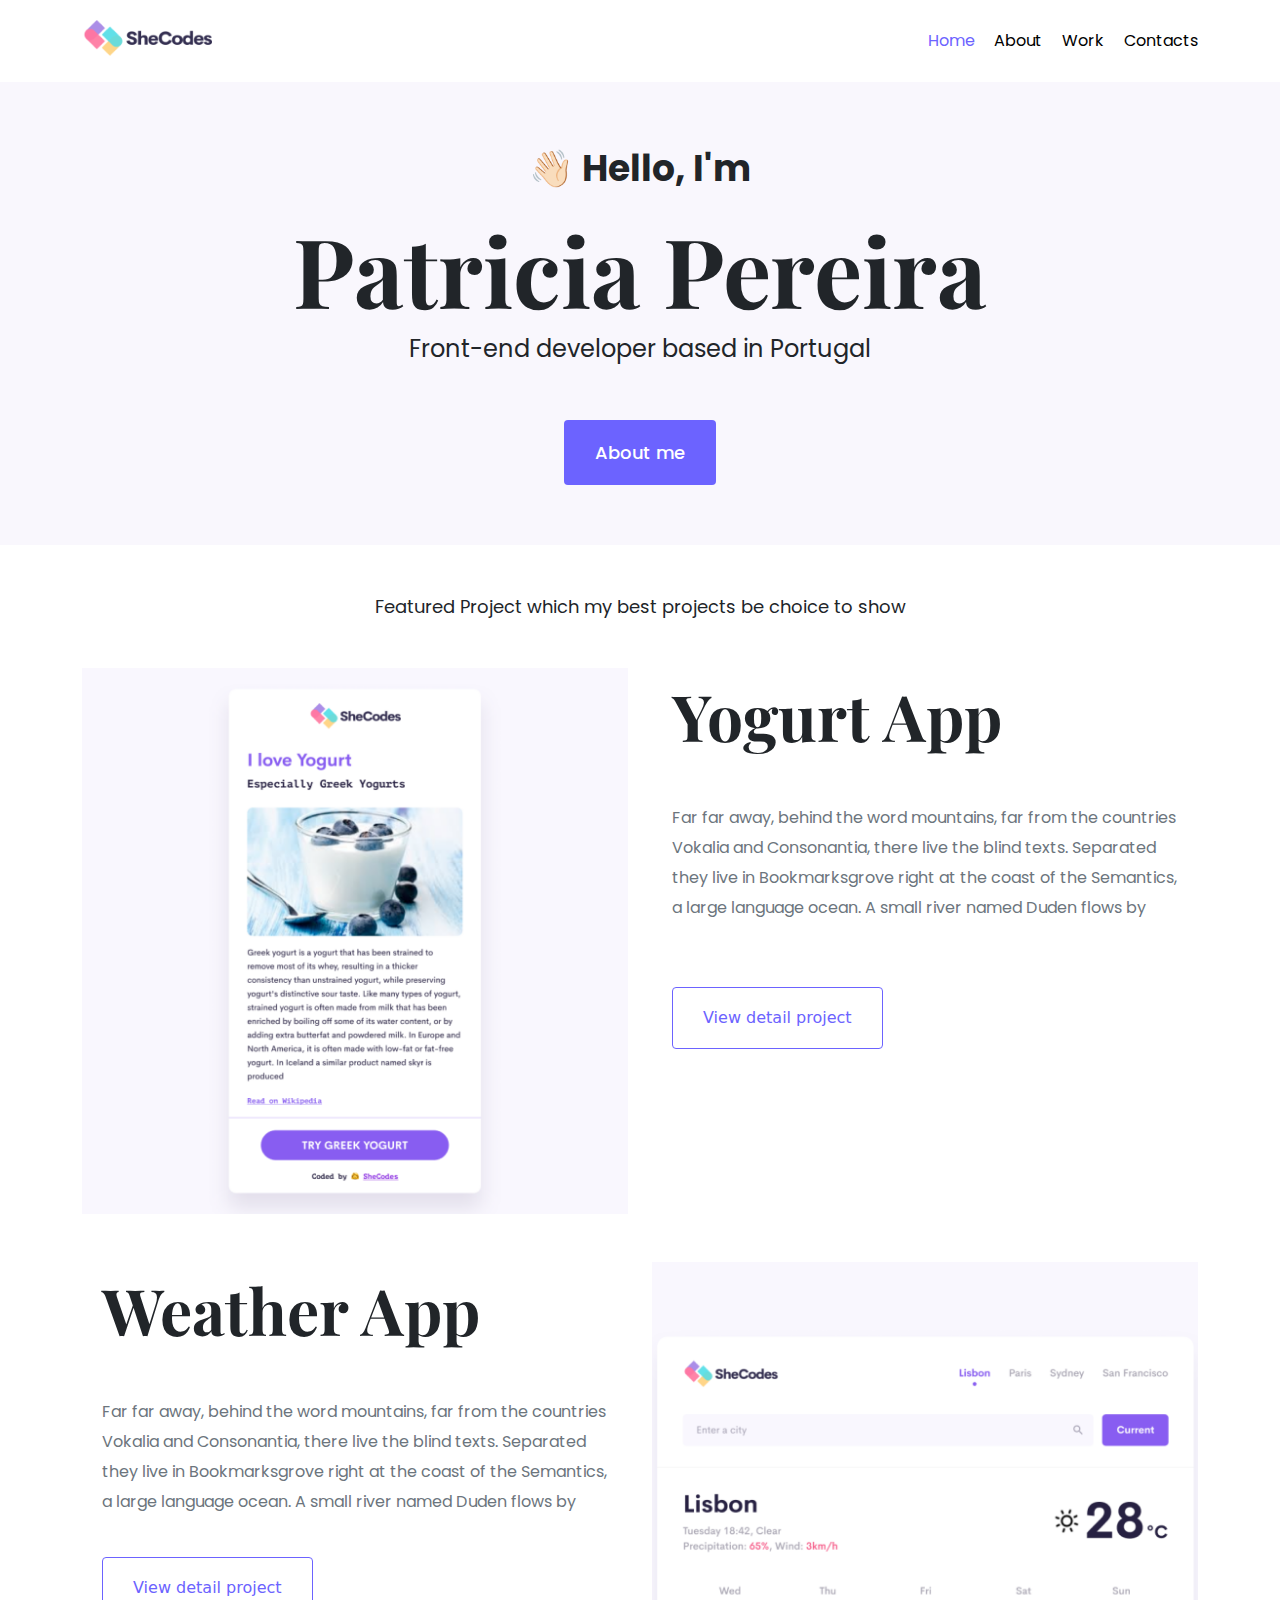
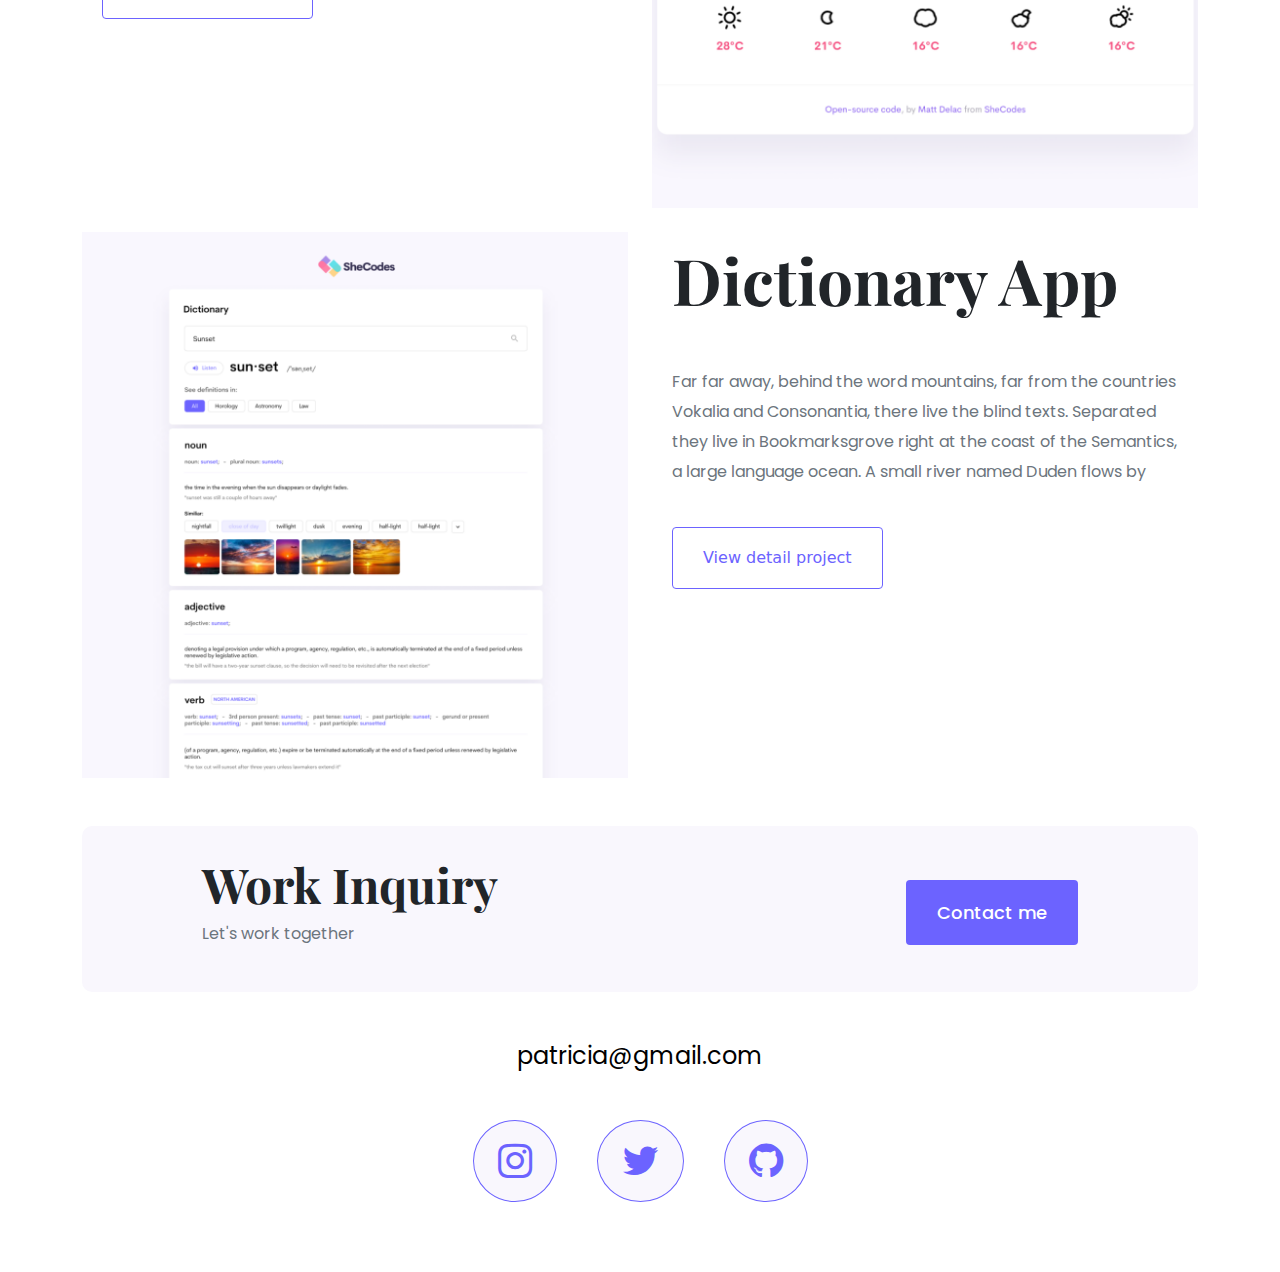
<file: index.html>
<!DOCTYPE html>
<html lang="en">
  <head>
    <meta charset="UTF-8" />
    <meta name="viewport" content="width=device-width, initial-scale=1.0" />
    <link rel="stylesheet" href="style.css" />
    <link
      href="https://cdn.jsdelivr.net/npm/bootstrap@5.3.3/dist/css/bootstrap.min.css"
      rel="stylesheet"
      integrity="sha384-QWTKZyjpPEjISv5WaRU9OFeRpok6YctnYmDr5pNlyT2bRjXh0JMhjY6hW+ALEwIH"
      crossorigin="anonymous"
    />
    <script
      src="https://cdn.jsdelivr.net/npm/bootstrap@5.3.3/dist/js/bootstrap.bundle.min.js"
      integrity="sha384-YvpcrYf0tY3lHB60NNkmXc5s9fDVZLESaAA55NDzOxhy9GkcIdslK1eN7N6jIeHz"
      crossorigin="anonymous"
    ></script>
    <link rel="preconnect" href="https://fonts.googleapis.com" />
    <link rel="preconnect" href="https://fonts.gstatic.com" crossorigin />
    <link
      href="https://fonts.googleapis.com/css2?family=Playfair+Display:ital,wght@0,700;1,700&family=Poppins:ital,wght@0,100;0,200;0,300;0,400;0,500;0,600;0,700;0,800;0,900;1,100;1,200;1,300;1,400;1,500;1,600;1,700;1,800;1,900&display=swap"
      rel="stylesheet"
    />
    <meta name="viewport" content="width=device-width, initial-scale=1" />
    <link
      rel="stylesheet"
      href="https://cdnjs.cloudflare.com/ajax/libs/font-awesome/4.7.0/css/font-awesome.min.css"
    />
    <meta
      name="description"
      content="Patricia Pereira is a professional front-end developer based in Portugal."
    />
    <title>Portfolio Front-end Developer - Patricia Pereira</title>
  </head>
  <body>
    <div class="container navbar-container">
      <nav class="d-flex justify-content-between">
        <a href="index.html">
          <img
            src="images/logo.png"
            alt="logo-large"
            class="img-fluid d-none d-lg-block"
            title="Home Page"
          />
          <img
            src="images/logo-small.png"
            alt="logo-small"
            class="img-fluid d-block d-lg-none"
            title="Home Page"
          />
        </a>
        <ul>
          <li class="active">
            <a href="index.html" class="active" title="Home Page">Home</a>
          </li>
          <li><a href="about.html" title="About Page">About</a></li>
          <li><a href="work.html" title="Work Portfolio Page">Work</a></li>
          <li><a href="contact.html" title="Contacts Page">Contacts</a></li>
        </ul>
      </nav>
    </div>

    <div class="hero">
      <p>👋🏻 Hello, I'm</p>
      <h1>Patricia Pereira</h1>
      <h2>Front-end developer based in Portugal</h2>

      <a href="about.html" target="_blank" class="btn btn-branding mt-5"
        >About me</a
      >
    </div>
    <p class="text-center m-5">
      Featured Project which my best projects be choice to show
    </p>
    <div class="container">
      <div class="row mb-5">
        <div class="col d-none d-lg-block">
          <img src="images/yogurt.png" alt="Yogurt-App" class="img-fluid" />
        </div>
        <div class="col">
          <div class="app-text">
            <h2 class="mb-5">Yogurt App</h2>
            <p>
              Far far away, behind the word mountains, far from the countries
              Vokalia and Consonantia, there live the blind texts. Separated
              they live in Bookmarksgrove right at the coast of the Semantics, a
              large language ocean. A small river named Duden flows by
            </p>
            <a href="work.html#yogurt-app" class="btn btn-app mt-5"
              >View detail project</a
            >
          </div>
        </div>
      </div>
      <div class="row mb-4">
        <div class="col">
          <div class="app-text">
            <h2 class="mb-5">Weather App</h2>
            <p>
              Far far away, behind the word mountains, far from the countries
              Vokalia and Consonantia, there live the blind texts. Separated
              they live in Bookmarksgrove right at the coast of the Semantics, a
              large language ocean. A small river named Duden flows by
            </p>
            <div>
              <a href="work.html#weather-app" class="btn btn-app mt-4"
                >View detail project</a
              >
            </div>
          </div>
        </div>
        <div class="col d-none d-lg-block">
          <img src="images/weather.png" alt="Weather-App" class="img-fluid" />
        </div>
      </div>
      <div class="row mb-5">
        <div class="col d-none d-lg-block">
          <img
            src="images/dictionary.png"
            alt="Dictionary-App"
            class="img-fluid"
          />
        </div>
        <div class="col">
          <div class="app-text">
            <h2 class="mb-5">Dictionary App</h2>
            <p>
              Far far away, behind the word mountains, far from the countries
              Vokalia and Consonantia, there live the blind texts. Separated
              they live in Bookmarksgrove right at the coast of the Semantics, a
              large language ocean. A small river named Duden flows by
            </p>
            <a href="work.html#dictionary-app" class="btn btn-app mt-4"
              >View detail project</a
            >
          </div>
        </div>
      </div>
      <footer>
        <div class="footer-contact d-flex justify-content-between">
          <div class="footer-contact-text">
            <h2>Work Inquiry</h2>
            <p>Let's work together</p>
          </div>
          <div>
            <a
              href="contact.html"
              target="_blank"
              class="btn btn-branding mt-lg-4"
            >
              Contact me
            </a>
          </div>
        </div>
        <div class="email mt-3 mb-3">
          <a href="mailto:patricia@gmail.com">patricia@gmail.com</a>
        </div>
        <div class="social-links d-flex justify-content-center">
          <a
            href="https://www.instragram.com/patricia"
            target="_blank"
            title="Instagram Profile"
          >
            <i class="fa fa-instagram"></i>
          </a>
          <a
            href="https://www.twitter.com/patricia"
            target="_blank"
            title="Twitter Profile"
          >
            <i class="fa fa-twitter"></i>
          </a>
          <a
            href="https://www.github.com/patricia"
            target="_blank"
            title="Github Profile"
          >
            <i class="fa fa-github"></i>
          </a>
        </div>
      </footer>
    </div>
  </body>
</html>
</file>
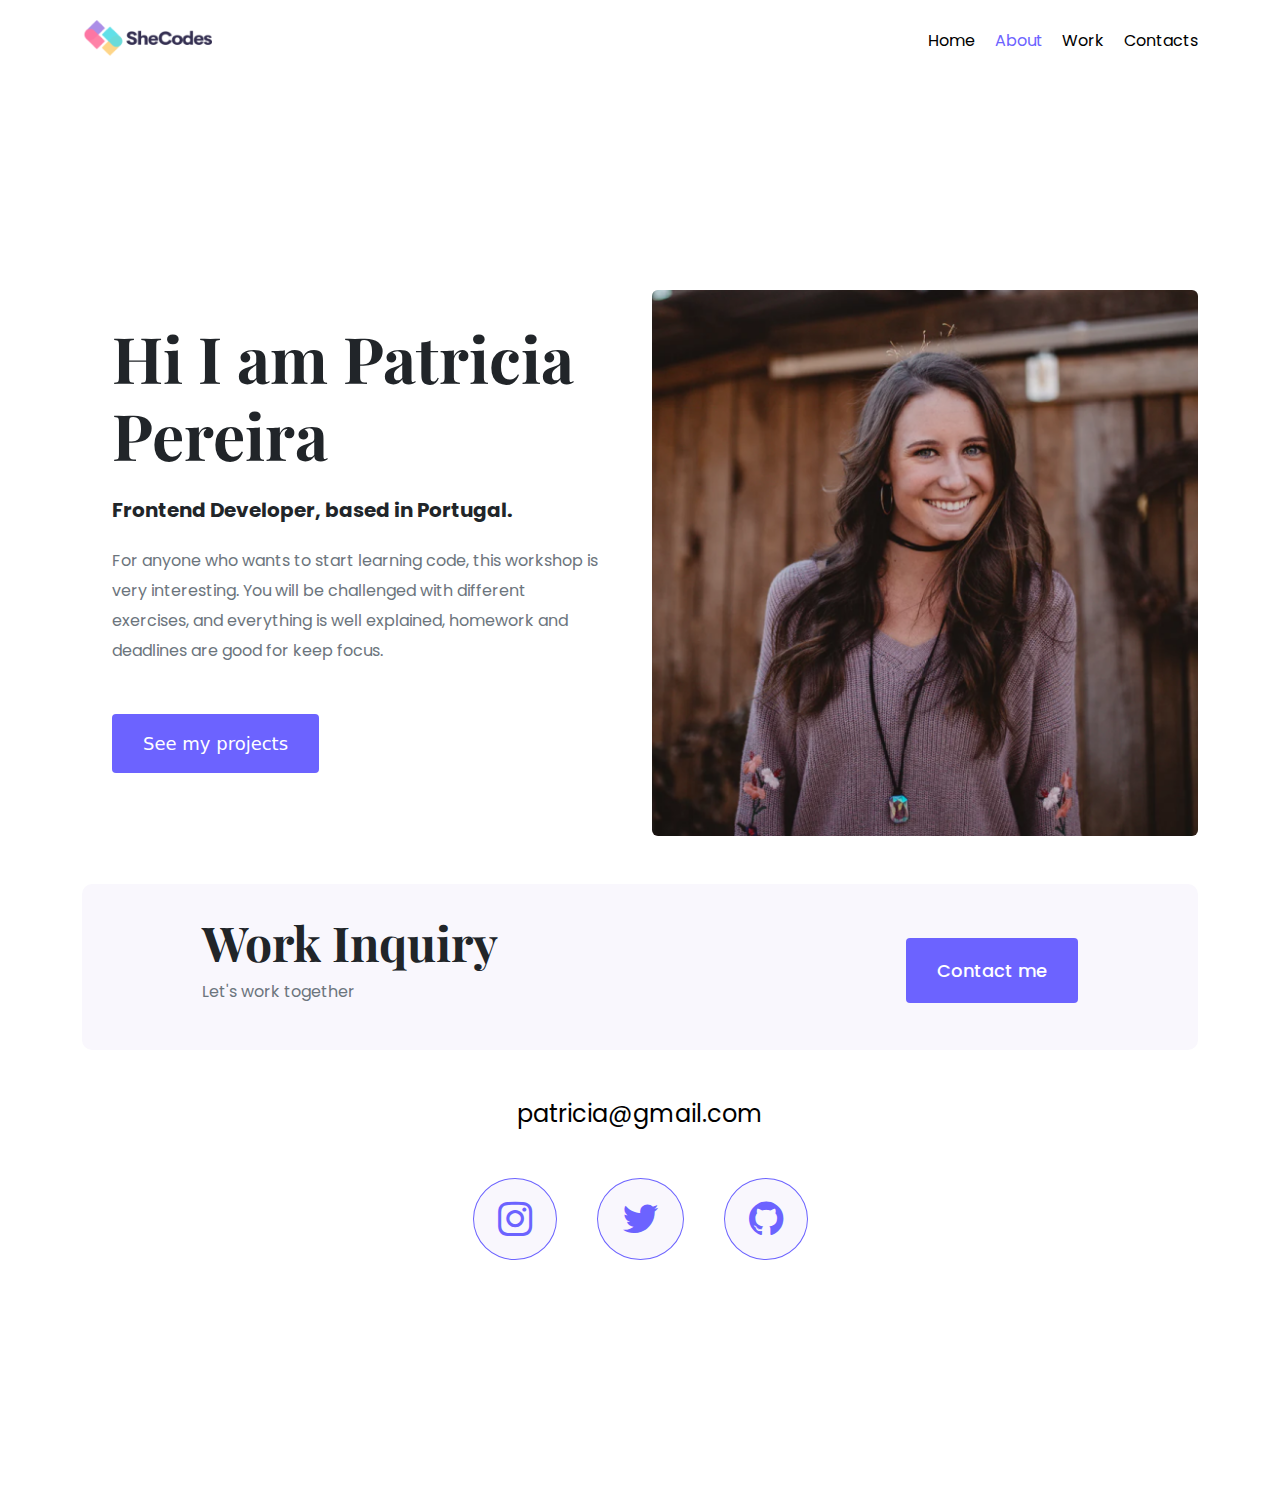
<file: about.html>
<!DOCTYPE html>
<html lang="en">
  <head>
    <meta charset="UTF-8" />
    <meta name="viewport" content="width=device-width, initial-scale=1.0" />
    <link rel="stylesheet" href="style.css" />
    <link
      href="https://cdn.jsdelivr.net/npm/bootstrap@5.3.3/dist/css/bootstrap.min.css"
      rel="stylesheet"
      integrity="sha384-QWTKZyjpPEjISv5WaRU9OFeRpok6YctnYmDr5pNlyT2bRjXh0JMhjY6hW+ALEwIH"
      crossorigin="anonymous"
    />
    <script
      src="https://cdn.jsdelivr.net/npm/bootstrap@5.3.3/dist/js/bootstrap.bundle.min.js"
      integrity="sha384-YvpcrYf0tY3lHB60NNkmXc5s9fDVZLESaAA55NDzOxhy9GkcIdslK1eN7N6jIeHz"
      crossorigin="anonymous"
    ></script>
    <link rel="preconnect" href="https://fonts.googleapis.com" />
    <link rel="preconnect" href="https://fonts.gstatic.com" crossorigin />
    <link
      href="https://fonts.googleapis.com/css2?family=Playfair+Display:ital,wght@0,700;1,700&family=Poppins:ital,wght@0,100;0,200;0,300;0,400;0,500;0,600;0,700;0,800;0,900;1,100;1,200;1,300;1,400;1,500;1,600;1,700;1,800;1,900&display=swap"
      rel="stylesheet"
    />
    <link
      rel="stylesheet"
      href="https://cdnjs.cloudflare.com/ajax/libs/font-awesome/4.7.0/css/font-awesome.min.css"
    />
    <meta
      name="description"
      content="Page about Patricia Pereira, professional front-end developer based in Portugal."
    />
    <title>About Patricia Pereira - Patricia Pereira</title>
  </head>
  <body>
    <div class="container navbar-container">
      <nav class="d-flex justify-content-between">
        <a href="index.html">
          <img
            src="images/logo.png"
            alt="logo-large"
            class="img-fluid d-none d-lg-block"
            title="Home Page"
          />
          <img
            src="images/logo-small.png"
            alt="logo-small"
            class="img-fluid d-block d-lg-none"
            title="Home Page"
          />
        </a>
        <ul>
          <li><a href="index.html" title="Home Page">Home</a></li>
          <li>
            <a href="about.html" class="active" title="About Page">About</a>
          </li>
          <li><a href="work.html" title="Work Portfolio Page">Work</a></li>
          <li><a href="contact.html" title="Contacts Page">Contacts</a></li>
        </ul>
      </nav>
    </div>

    <div class="container mt-5 about-description">
      <div class="row">
        <div class="col-md-6 col">
          <div class="app-text-about">
            <h2 class="mb-4">Hi I am Patricia Pereira</h2>
            <h5 class="mb-4">Frontend Developer, based in Portugal.</h5>
            <p class="mb-5">
              For anyone who wants to start learning code, this workshop is very
              interesting. You will be challenged with different exercises, and
              everything is well explained, homework and deadlines are good for
              keep focus.
            </p>
            <a
              href="work.html"
              class="btn btn-about"
              title="Work Portfolio Page"
              >See my projects</a
            >
          </div>
        </div>
        <div class="col-md-6">
          <img
            src="images/Profile-photo.png"
            alt="Profile-Photo"
            class="img-fluid rounded about-photo-profile"
          />
        </div>
      </div>
      <footer class="mt-5">
        <div class="footer-contact d-flex justify-content-between">
          <div class="footer-contact-text">
            <h2>Work Inquiry</h2>
            <p>Let's work together</p>
          </div>
          <div>
            <a
              href="contact.html"
              target="_blank"
              class="btn btn-branding mt-lg-4"
              title="Contacts Page"
            >
              Contact me
            </a>
          </div>
        </div>
        <div class="email mt-3 mb-3">
          <a href="mailto:patricia@gmail.com">patricia@gmail.com</a>
        </div>
        <div class="social-links d-flex justify-content-center">
          <a
            href="https://www.instragram.com/patricia"
            target="_blank"
            title="Instagram Profile"
          >
            <i class="fa fa-instagram"></i>
          </a>
          <a
            href="https://www.twitter.com/patricia"
            target="_blank"
            title="Twitter Profile"
          >
            <i class="fa fa-twitter"></i>
          </a>
          <a
            href="https://www.github.com/patricia"
            target="_blank"
            title="Github Profile"
          >
            <i class="fa fa-github"></i>
          </a>
        </div>
      </footer>
    </div>
  </body>
</html>
</file>
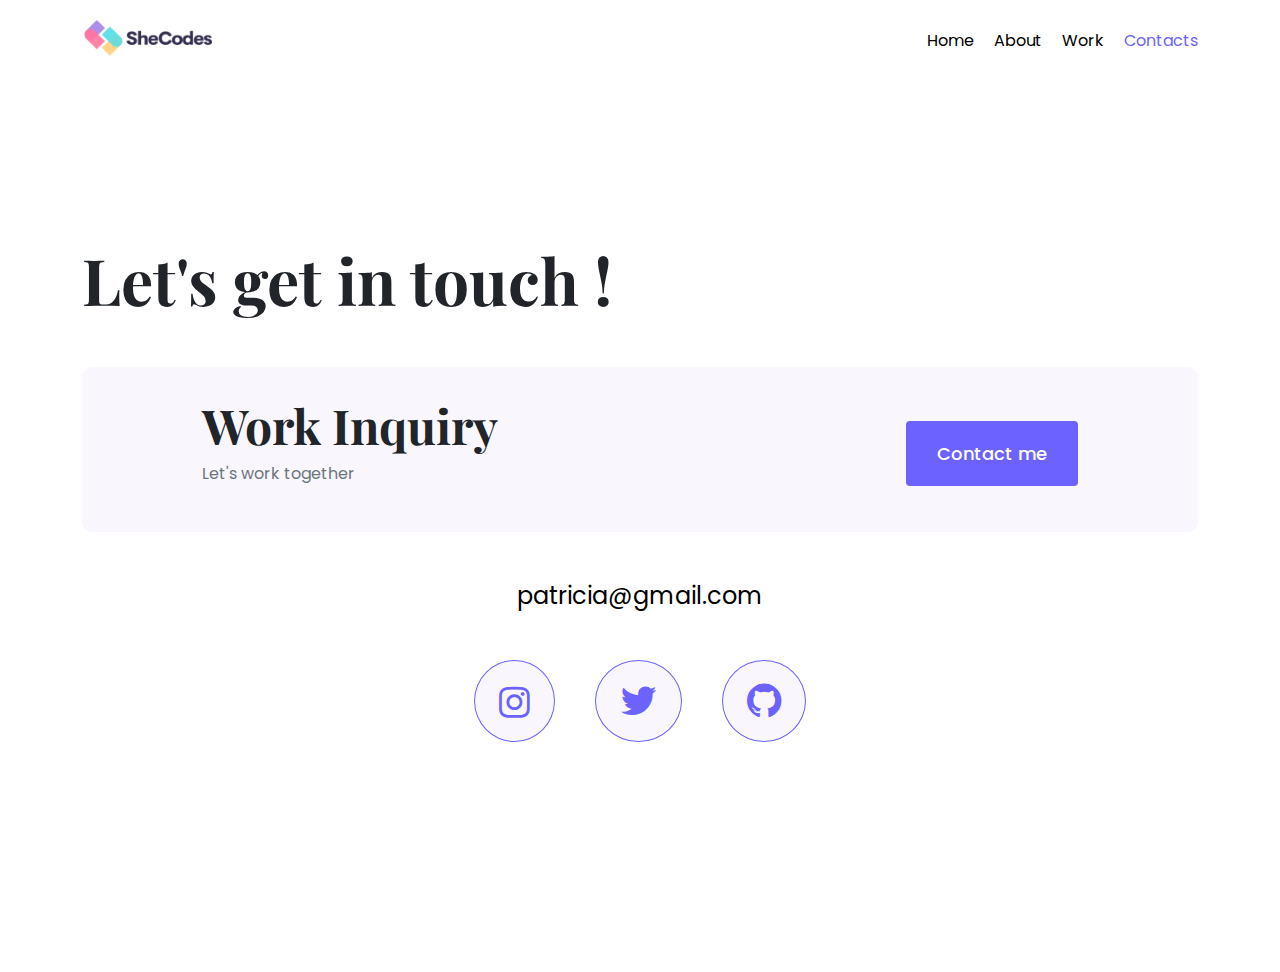
<file: contact.html>
<!DOCTYPE html>
<html lang="en">
  <head>
    <meta charset="UTF-8" />
    <meta name="viewport" content="width=device-width, initial-scale=1.0" />
    <link rel="stylesheet" href="style.css" />
    <link
      href="https://cdn.jsdelivr.net/npm/bootstrap@5.3.3/dist/css/bootstrap.min.css"
      rel="stylesheet"
      integrity="sha384-QWTKZyjpPEjISv5WaRU9OFeRpok6YctnYmDr5pNlyT2bRjXh0JMhjY6hW+ALEwIH"
      crossorigin="anonymous"
    />
    <script
      src="https://cdn.jsdelivr.net/npm/bootstrap@5.3.3/dist/js/bootstrap.bundle.min.js"
      integrity="sha384-YvpcrYf0tY3lHB60NNkmXc5s9fDVZLESaAA55NDzOxhy9GkcIdslK1eN7N6jIeHz"
      crossorigin="anonymous"
    ></script>
    <link rel="preconnect" href="https://fonts.googleapis.com" />
    <link rel="preconnect" href="https://fonts.gstatic.com" crossorigin />
    <link
      href="https://fonts.googleapis.com/css2?family=Playfair+Display:ital,wght@0,700;1,700&family=Poppins:ital,wght@0,100;0,200;0,300;0,400;0,500;0,600;0,700;0,800;0,900;1,100;1,200;1,300;1,400;1,500;1,600;1,700;1,800;1,900&display=swap"
      rel="stylesheet"
    />
    <link
      rel="stylesheet"
      href="https://cdnjs.cloudflare.com/ajax/libs/font-awesome/4.7.0/css/font-awesome.min.css"
    />
    <meta
      name="description"
      content="Page where you can find every useful contacts of Patricia Pereira, professional front-end developer based in Portugal. "
    />
    <title>Contact Page - Patricia Pereira</title>
  </head>
  <body>
    <div class="container navbar-container">
      <nav class="d-flex justify-content-between">
        <a href="index.html">
          <img
            src="images/logo.png"
            alt="logo-large"
            class="img-fluid d-none d-lg-block"
            title="Home Page"
          />
          <img
            src="images/logo-small.png"
            alt="logo-small"
            class="img-fluid d-block d-lg-none"
            title="Home Page"
          />
        </a>
        <ul>
          <li><a href="index.html" title="Home Page">Home</a></li>
          <li><a href="about.html" title="About Page">About</a></li>
          <li><a href="work.html" title="Work Portfolio Page">Work</a></li>
          <li>
            <a href="contact.html" class="active" title="Contacts Page"
              >Contacts</a
            >
          </li>
        </ul>
      </nav>
    </div>

    <div class="contact-container container">
      <h1 class="contact-title mb-5">Let's get in touch !</h1>
      <footer>
        <div class="footer-contact d-flex justify-content-between">
          <div class="footer-contact-text">
            <h2>Work Inquiry</h2>
            <p>Let's work together</p>
          </div>
          <div>
            <a
              href="mailto:patricia@gmail.com"
              target="_blank"
              class="btn btn-branding mt-lg-4"
            >
              Contact me
            </a>
          </div>
        </div>
        <div class="email mt-3 mb-3">
          <a href="mailto:patricia@gmail.com">patricia@gmail.com</a>
        </div>
        <div class="social-links d-flex justify-content-center">
          <a
            href="https://www.instragram.com/patricia"
            target="_blank"
            title="Instagram profile"
          >
            <i class="fa fa-instagram" style="font-size: 36px"></i>
          </a>
          <a
            href="https://www.twitter.com/patricia"
            target="_blank"
            title="Twitter Profile"
          >
            <i class="fa fa-twitter"></i>
          </a>
          <a
            href="https://www.github.com/patricia"
            target="_blank"
            title="Github Profile"
          >
            <i class="fa fa-github"></i>
          </a>
        </div>
      </footer>
    </div>
  </body>
</html>
</file>
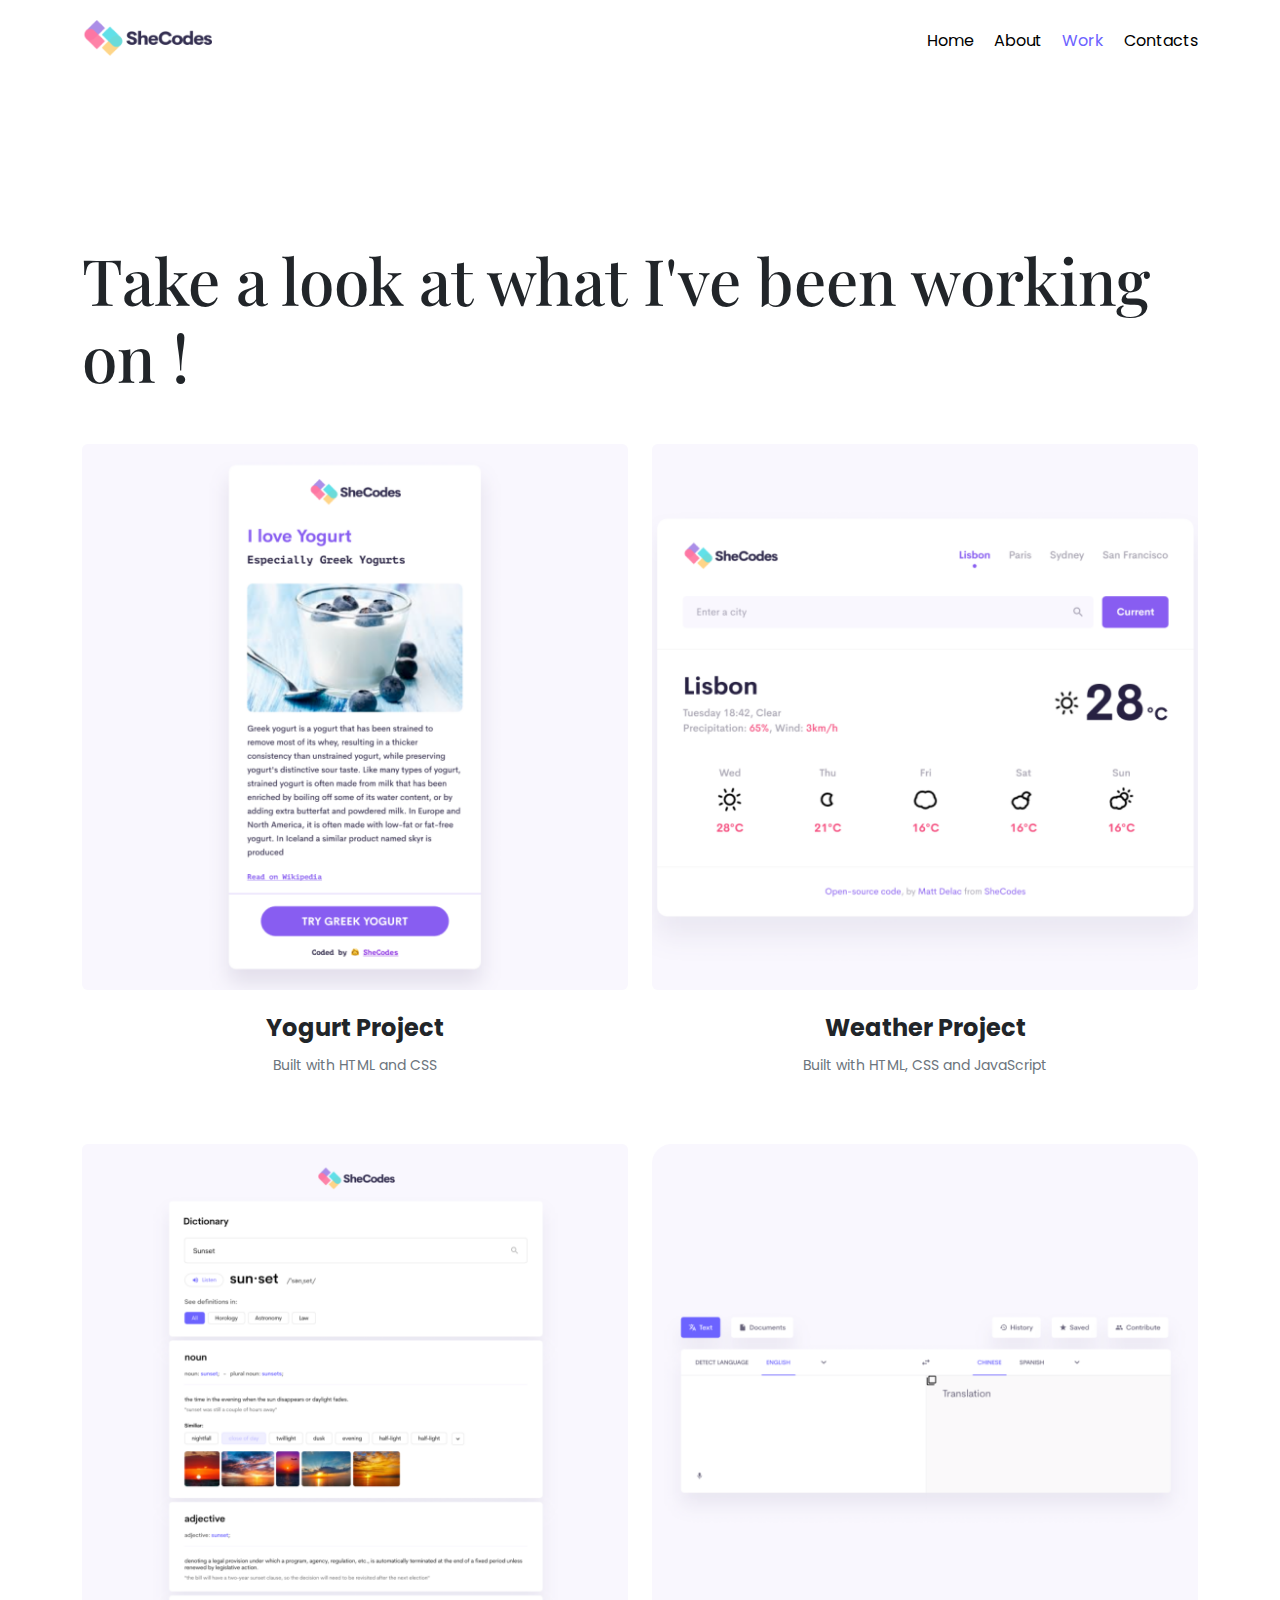
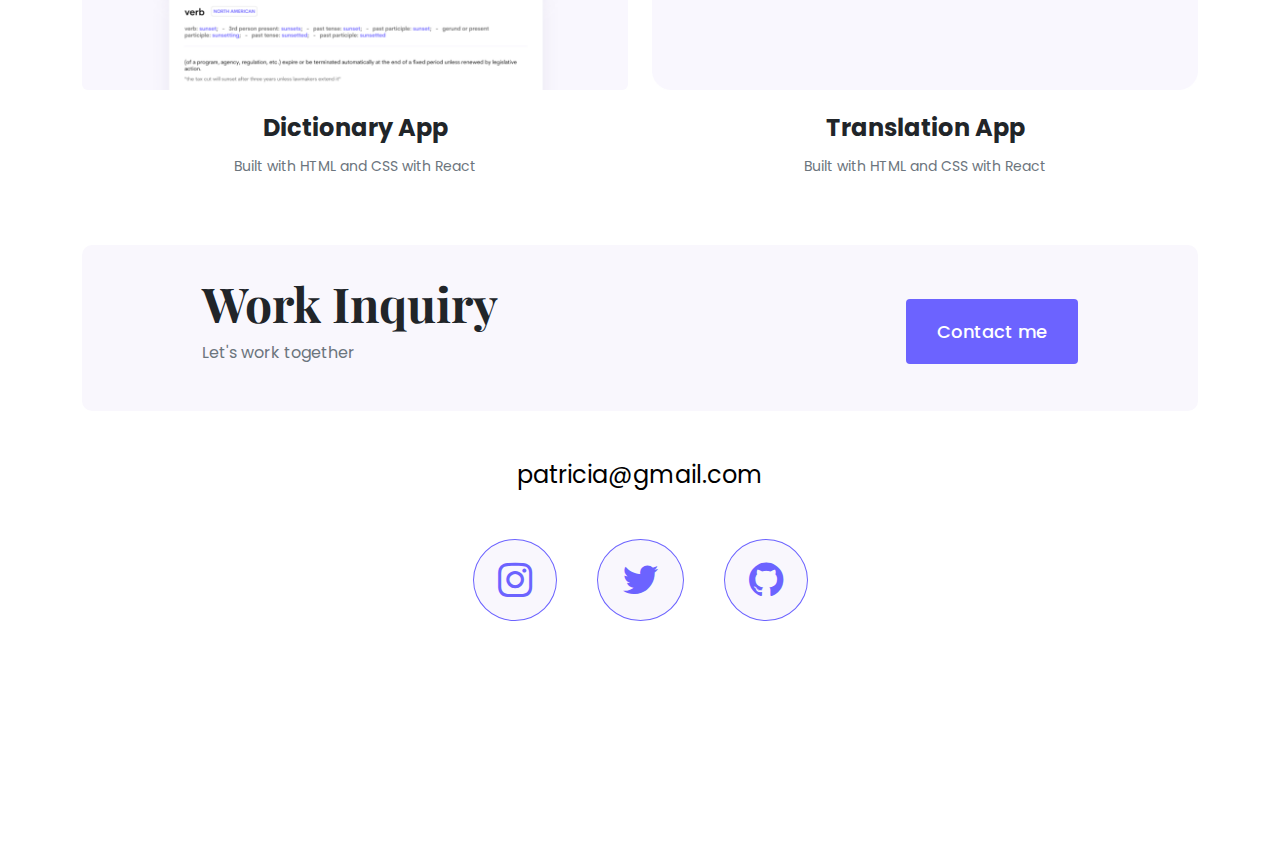
<file: work.html>
<!DOCTYPE html>
<html lang="en">
  <head>
    <meta charset="UTF-8" />
    <meta name="viewport" content="width=device-width, initial-scale=1.0" />
    <link rel="stylesheet" href="style.css" />
    <link
      href="https://cdn.jsdelivr.net/npm/bootstrap@5.3.3/dist/css/bootstrap.min.css"
      rel="stylesheet"
      integrity="sha384-QWTKZyjpPEjISv5WaRU9OFeRpok6YctnYmDr5pNlyT2bRjXh0JMhjY6hW+ALEwIH"
      crossorigin="anonymous"
    />
    <script
      src="https://cdn.jsdelivr.net/npm/bootstrap@5.3.3/dist/js/bootstrap.bundle.min.js"
      integrity="sha384-YvpcrYf0tY3lHB60NNkmXc5s9fDVZLESaAA55NDzOxhy9GkcIdslK1eN7N6jIeHz"
      crossorigin="anonymous"
    ></script>
    <link rel="preconnect" href="https://fonts.googleapis.com" />
    <link rel="preconnect" href="https://fonts.gstatic.com" crossorigin />
    <link
      href="https://fonts.googleapis.com/css2?family=Playfair+Display:ital,wght@0,700;1,700&family=Poppins:ital,wght@0,100;0,200;0,300;0,400;0,500;0,600;0,700;0,800;0,900;1,100;1,200;1,300;1,400;1,500;1,600;1,700;1,800;1,900&display=swap"
      rel="stylesheet"
    />
    <link
      rel="stylesheet"
      href="https://cdnjs.cloudflare.com/ajax/libs/font-awesome/4.7.0/css/font-awesome.min.css"
    />
    <meta
      name="description"
      content="Professional Work Portfolio of the front-end developer Patricia Pereira, based in Portugal."
    />
    <title>Work Portfolio Page - Patricia Pereira</title>
  </head>
  <body>
    <div class="container navbar-container">
      <nav class="d-flex justify-content-between">
        <a href="index.html">
          <img
            src="images/logo.png"
            alt="logo-large"
            class="img-fluid d-none d-lg-block"
          />
          <img
            src="images/logo-small.png"
            alt="logo-small"
            class="img-fluid d-block d-lg-none"
          />
        </a>
        <ul>
          <li><a href="index.html">Home</a></li>
          <li><a href="about.html">About</a></li>
          <li><a href="work.html" class="active">Work</a></li>
          <li><a href="contact.html">Contacts</a></li>
        </ul>
      </nav>
    </div>

    <div class="container work-container">
      <h1 class="work-title mb-5">
        Take a look at what I've been working on !
      </h1>
      <div class="row mb-5">
        <div class="col-md-6">
          <img
            src="images/yogurt.png"
            alt="Yogurt-App"
            class="img-fluid rounded"
            id="yogurt-app"
          />
          <div class="work-description mt-4">
            <h5 class="work-name-text">Yogurt Project</h5>
            <p class="work-text">Built with HTML and CSS</p>
          </div>
        </div>
        <div class="col-md-6">
          <img
            src="images/weather.png"
            alt="Weather-App"
            class="img-fluid rounded"
            id="weather-app"
          />
          <div class="work-description mt-4">
            <h5 class="work-name-text">Weather Project</h5>
            <p class="work-text">Built with HTML, CSS and JavaScript</p>
          </div>
        </div>
      </div>
      <div class="row">
        <div class="col-md-6">
          <img
            src="images/dictionary.png"
            alt="Dictionary-App"
            class="img-fluid rounded"
            id="dictionary-app"
          />
          <div class="work-description mt-4">
            <h5 class="work-name-text">Dictionary App</h5>
            <p class="work-text">Built with HTML and CSS with React</p>
          </div>
        </div>
        <div class="col-md-6">
          <img
            src="images/Translation.png"
            alt="Translation-App"
            class="img-fluid rounded"
          />
          <div class="work-description mt-4">
            <h5 class="work-name-text">Translation App</h5>
            <p class="work-text">Built with HTML and CSS with React</p>
          </div>
        </div>
      </div>
      <footer class="mt-5">
        <div class="footer-contact d-flex justify-content-between">
          <div class="footer-contact-text">
            <h2>Work Inquiry</h2>
            <p>Let's work together</p>
          </div>
          <div>
            <a
              href="contact.html"
              target="_blank"
              class="btn btn-branding mt-lg-4"
            >
              Contact me
            </a>
          </div>
        </div>
        <div class="email mt-3 mb-3">
          <a href="mailto:patricia@gmail.com">patricia@gmail.com</a>
        </div>
        <div class="social-links d-flex justify-content-center">
          <a
            href="https://www.instragram.com/patricia"
            target="_blank"
            title="Instagram Profile"
          >
            <i class="fa fa-instagram"></i>
          </a>
          <a
            href="https://www.twitter.com/patricia"
            target="_blank"
            title="Twitter Profile"
          >
            <i class="fa fa-twitter"></i>
          </a>
          <a
            href="https://www.github.com/patricia"
            target="_blank"
            title="Github Profile"
          >
            <i class="fa fa-github"></i>
          </a>
        </div>
      </footer>
    </div>
  </body>
</html>
</file>
<file: style.css>
.navbar-container {
  padding-left: 12px;
  padding-right: 12px;
}
.navbar-container img {
  width: 130px;
}
.navbar-container ul {
  margin: 0;
  padding: 0;
}
.navbar-container li {
  font-family: "Poppins", serif;
  list-style: none;
  display: inline;
  padding-left: 15px;
  line-height: 42px;
}
.navbar-container a {
  text-decoration: none;
  color: black;
}
.navbar-container .active {
  color: #6c63ff;
}
nav {
  padding-top: 20px;
  padding-bottom: 20px;
}
.hero {
  text-align: center;
  background-color: #f9f7fd;
  padding: 60px 20px;
}
.hero h1 {
  font-family: "Playfair Display", serif;
  font-weight: 700;
  font-size: 96px;
  font-style: normal;
}
.hero h2 {
  font-family: "Poppins", serif;
  font-weight: 400;
  font-size: 24px;
}
.hero p {
  font-family: "Poppins", serif;
  font-weight: 700;
  font-size: 36px;
}
.hero .btn-branding {
  background-color: #6c63ff;
  color: white;
  padding: 18px 30px;
  border-radius: 4px;
  font-family: "Poppins", serif;
  font-weight: 500;
  font-size: 18px;
}
.hero .btn-branding:hover {
  background-color: #6c63ff;
  padding: 18px 30px;
  border-radius: 4px;
  font-family: "Poppins", serif;
  font-weight: 500;
  font-size: 18px;
}
p {
  font-family: "Poppins", serif;
  font-size: 18px;
}
.col h2 {
  font-family: "Playfair Display", serif;
  font-weight: 700;
  font-size: 64px;
}
.col h5 {
  font-family: "Poppins", serif;
  font-weight: 700;
  font-style: normal;
}
.col p {
  font-family: "Poppins", serif;
  font-size: 16px;
  line-height: 30px;
  color: #6c757d;
}
.app-text {
  padding: 10px 20px;
}
.app-text .btn-app {
  color: #6c63ff;
  border: #6c63ff solid 1px;
  border-radius: 4px;
  padding: 18px 30px;
}
.app-text .btn-app:hover {
  border: #6c63ff solid 1px;
  border-radius: 4px;
  padding: 18px 30px;
}
.about-description {
  padding: 160px 20px;
}
.app-text-about {
  margin: 30px;
}
.app-text-about .btn-about {
  color: white;
  background-color: #6c63ff;
  border-radius: 4px;
  padding: 15px 30px;
  font-size: 18px;
}
.app-text-about .btn-about:hover {
  background-color: #6c63ff;
  border-radius: 4px;
  padding: 15px 30px;
}
h1 {
  font-family: "Playfair Display", serif;
  font-weight: 700;
  font-size: 96px;
  font-style: normal;
}
.work-container {
  padding: 160px 20px;
}
.work-title {
  font-size: 64px;
}
.work-description {
  text-align: center;
}
.work-name-text {
  font-family: "Poppins", serif;
  font-weight: 700;
  font-style: normal;
  font-size: 24px;
}
.work-text {
  font-family: "Poppins", serif;
  font-size: 14px;
  line-height: 30px;
  color: #6c757d;
}
.contact-container {
  padding: 160px 20px;
  margin: auto 106.5px;
}
.contact-title {
  font-family: "Playfair Display", serif;
  font-weight: 700;
  font-size: 64px;
  font-style: normal;
}
.contact-media {
  font-family: "Poppins", serif;
  font-weight: 700;
  font-style: normal;
  font-size: 24px;
}
.contact-links {
  font-family: "Poppins", serif;
  font-style: normal;
}

.footer-contact {
  background-color: #f9f7fd;
  padding: 30px 120px;
  border-radius: 10px;
}

.footer-contact-text h2 {
  font-family: "Playfair Display", serif;
  font-weight: 700;
  font-style: normal;
  font-size: 48px;
}
.footer-contact-text p {
  font-family: "Poppins", serif;
  font-weight: 400;
  font-style: normal;
  font-size: 16px;
  color: #6c757d;
}
.footer-contact .btn-branding {
  background-color: #6c63ff;
  color: white;
  padding: 18px 30px;
  border-radius: 4px;
  font-family: "Poppins", serif;
  font-weight: 500;
  font-size: 18px;
}
.footer-contact .btn-branding:hover {
  background-color: #6c63ff;
}
footer .email {
  font-family: "Poppins", serif;
  font-weight: 400;
  font-style: normal;
  font-size: 24px;
  text-align: center;
  padding: 30px 0;
}
footer a {
  color: black;
  text-decoration: none;
}
footer a:hover {
  color: #6c63ff;
}
footer .social-links a {
  color: #6c63ff;
  font-size: 40px;
  margin: 0 20px;
  padding: 10px 24px;
  background-color: #f9f7fd;
  border-radius: 50%;
  border: #6c63ff 1px solid;
}
footer {
  margin-bottom: 70px;
}
@media (max-width: 1000px) {
  .hero {
    padding: 80px 20px;
  }
  .hero h1 {
    font-size: 60px;
  }
  .hero h2 {
    font-size: 18px;
  }
  .hero p {
    font-size: 24px;
  }
  .col h2 {
    font-size: 50px;
    text-align: center;
  }
  .app-text {
    padding: 40px 20px;
  }
  .container {
    text-align: center;
  }
  p {
    font-size: 16px;
  }
  .navbar-container img {
    width: 30px;
  }
  .about-description {
    padding: 30px;
  }
  .work-title {
    font-size: 50px;
  }
  .work-container {
    padding: 50px;
  }
  .contact-title {
    font-size: 57px;
  }
  .footer-contact {
    padding: 20px 40px;
  }

  .footer-contact-text h2 {
    font-size: 30px;
  }
  .footer-contact-text p {
    font-size: 14px;
  }
  .footer-contact .btn-branding {
    padding: 18px 30px;
    font-size: 16px;
    margin-top: 10px;
  }
  footer .email {
    font-size: 24px;
    padding: 30px 0;
  }
  footer .social-links a {
    font-size: 30px;
    margin: 0 25px;
    padding: 10px 20px;
    border-radius: 50%;
  }
}
</file>
